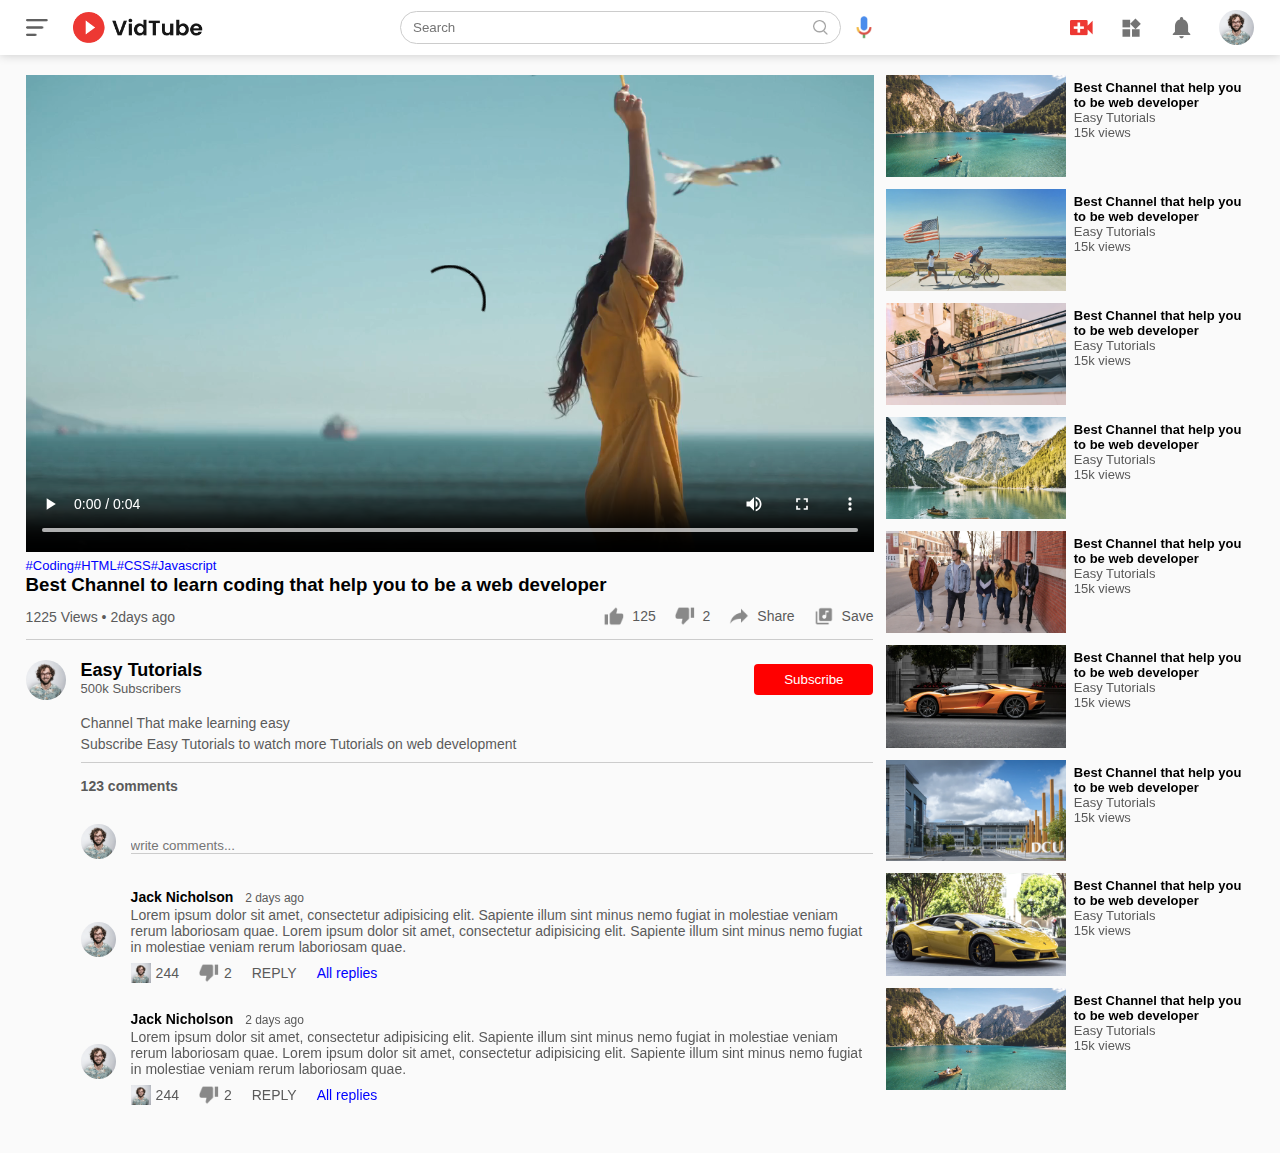
<file: play-video.html>
<!DOCTYPE html>
<html lang="en">
<head>
    <meta charset="UTF-8">
    <meta name="viewport" content="width=device-width, initial-scale=1.0">
    <title>Play Video -Easy Tutorials</title>
    <link rel="stylesheet" href="style.css">
</head>
<body>
    <nav class="flex-div">
        <div class="nav-left flex-div">
            <img src="images/menu.png" alt="menu" class="menu-icon">
            <img src="images/logo.png" alt="logo" class="logo">
        </div>


        <div class="nav-middle flex-div">
            <div class="search-box flex-div">
                <input type="text" placeholder="Search">
                <img src="images/search.png" alt="search">
            </div>
            <img src="images/voice-search.png" class="mic-icon" alt="voice-search">
        </div>


        <div class="nav-right flex-div">
            <img src="images/upload.png" alt="upload">
            <img src="images/more.png" alt="more">
            <img src="images/notification.png" alt="notification">
            <img src="images/Jack.png" alt="jack" class="user-icon">
        </div>
    </nav>
    <div class="container play-container">
        <div class="row">
            <div class="play-video">
                <video controls autoplay>
                    <source src="images/video.mp4" type="video/mp4">
                </video>
                <div class="tags">
                    <a href="">#Coding</a><a href="">#HTML</a><a href="">#CSS</a><a href="">#Javascript</a>
                </div>
                <h3>Best Channel to learn coding that help you to be a web developer</h3>
                <div class="play-video-info">
                    <p>1225 Views &bull; 2days ago</p>
                    <div>
                        <a href=""><img src="images/like.png" alt="">125</a>
                        <a href=""><img src="images/dislike.png" alt="">2</a>
                        <a href=""><img src="images/share.png" alt="">Share</a>
                        <a href=""><img src="images/save.png" alt="">Save</a>
                    </div>
                </div>
                <hr>
                 
                <div class="plublisher">
                    <img src="images/Jack.png" alt="">
                    <div>
                        <p>Easy Tutorials</p>
                        <span>500k Subscribers</span>
                    </div>
                    <button type="button">Subscribe</button>
        
                </div>
                    <div class="vid-description">
                        <p>Channel That make learning easy </p>
                        <p>Subscribe Easy Tutorials to watch more Tutorials on web development</p>
                        <hr>
                        <h4>123 comments</h4>

                        <div class="add-comment">
                            <img src="images/Jack.png" alt="">
                            <input type="text" placeholder="write comments...">

                        </div>
                        <div class="old-comment">
                            <img src="images/Jack.png" alt="">
                            <div>
                                <h3>Jack Nicholson <span> 2 days ago</span></h3>
                                <p>Lorem ipsum dolor sit amet, consectetur adipisicing elit. Sapiente illum sint minus nemo fugiat in molestiae veniam rerum laboriosam quae. 
                                Lorem ipsum dolor sit amet, consectetur adipisicing elit. Sapiente illum sint minus nemo fugiat in molestiae veniam rerum laboriosam quae.</p>

                                <div class="acomment-action">
                                    <img src="images/Jack.png" alt="">
                                    <span>244</span>
                                    <img src="images/dislike.png" alt="">
                                    <span>2</span>
                                    <span>REPLY</span>
                                    <a href="">All replies</a>
                                </div>
                                
                            </div>
                        </div>
                        <div class="old-comment">
                            <img src="images/Jack.png" alt="">
                            <div>
                                <h3>Jack Nicholson <span> 2 days ago</span></h3>
                                <p>Lorem ipsum dolor sit amet, consectetur adipisicing elit. Sapiente illum sint minus nemo fugiat in molestiae veniam rerum laboriosam quae. 
                                Lorem ipsum dolor sit amet, consectetur adipisicing elit. Sapiente illum sint minus nemo fugiat in molestiae veniam rerum laboriosam quae.</p>

                                <div class="acomment-action">
                                    <img src="images/Jack.png" alt="">
                                    <span>244</span>
                                    <img src="images/dislike.png" alt="">
                                    <span>2</span>
                                    <span>REPLY</span>
                                    <a href="">All replies</a>
                                </div>
                                
                            </div>
                        </div>
                    </div>






           </div>
            <div class="right-sidebar">

                
                <div class="side-video-list">
                    <a href="" class="small-thumbnail"> <img src="images/thumbnail1.png" alt=""></a>
                    <div class="vid-info">
                        <a href="">Best Channel that help you to be web developer</a>
                        <p>Easy Tutorials</p>
                        <p>15k views</p>
                    </div>
                </div>
                <div class="side-video-list">
                    <a href="" class="small-thumbnail"> <img src="images/thumbnail2.png" alt=""></a>
                    <div class="vid-info">
                        <a href="">Best Channel that help you to be web developer</a>
                        <p>Easy Tutorials</p>
                        <p>15k views</p>
                    </div>
                </div>
                <div class="side-video-list">
                    <a href="" class="small-thumbnail"> <img src="images/thumbnail3.png" alt=""></a>
                    <div class="vid-info">
                        <a href="">Best Channel that help you to be web developer</a>
                        <p>Easy Tutorials</p>
                        <p>15k views</p>
                    </div>
                </div>
                <div class="side-video-list">
                    <a href="" class="small-thumbnail"> <img src="images/thumbnail4.png" alt=""></a>
                    <div class="vid-info">
                        <a href="">Best Channel that help you to be web developer</a>
                        <p>Easy Tutorials</p>
                        <p>15k views</p>
                    </div>
                </div>
                <div class="side-video-list">
                    <a href="" class="small-thumbnail"> <img src="images/thumbnail5.png" alt=""></a>
                    <div class="vid-info">
                        <a href="">Best Channel that help you to be web developer</a>
                        <p>Easy Tutorials</p>
                        <p>15k views</p>
                    </div>
                </div>
                <div class="side-video-list">
                    <a href="" class="small-thumbnail"> <img src="images/thumbnail6.png" alt=""></a>
                    <div class="vid-info">
                        <a href="">Best Channel that help you to be web developer</a>
                        <p>Easy Tutorials</p>
                        <p>15k views</p>
                    </div>
                </div>
                <div class="side-video-list">
                    <a href="" class="small-thumbnail"> <img src="images/thumbnail7.png" alt=""></a>
                    <div class="vid-info">
                        <a href="">Best Channel that help you to be web developer</a>
                        <p>Easy Tutorials</p>
                        <p>15k views</p>
                    </div>
                </div>

                <div class="side-video-list">
                    <a href="" class="small-thumbnail"> <img src="images/thumbnail8.png" alt=""></a>
                    <div class="vid-info">
                        <a href="">Best Channel that help you to be web developer</a>
                        <p>Easy Tutorials</p>
                        <p>15k views</p>
                    </div>
                </div>

                <div class="side-video-list">
                    <a href="" class="small-thumbnail"> <img src="images/thumbnail1.png" alt=""></a>
                    <div class="vid-info">
                        <a href="">Best Channel that help you to be web developer</a>
                        <p>Easy Tutorials</p>
                        <p>15k views</p>
                    </div>
                </div>


            </div>
        </div>
    </div>





</body>
</html>
</file>
<file: style.css>
*{
    margin: 0;
    padding: 0;
    font-family: 'poppins' , sans-serif;
    box-sizing: border-box;

}

a{
    text-decoration: none;
    color: #5a5a5a;
}

img{
    cursor: pointer;

}
.flex-div{
    display: flex;
    align-items: center;
}
nav{
   padding: 10px 2%;
   justify-content: space-between;
   box-shadow:  0 0 10px rgba(0, 0, 0, 0.2);
   background: #fff;
   position: sticky;
   top: 0;
   z-index: 10;
}

.nav-right img {
    width: 25px;
    margin-right: 25px ;
}

.nav-right .user-icon{
    width: 35px;
    border-radius: 50%;
    margin-right: 0;
}


.nav-left .menu-icon{
     width: 22px;
     margin-right: 25px;

}
.nav-left .logo{
    width: 130px;

}

.nav-middle .mic-icon{
    width: 16px;

}
.nav-middle .search-box {
    border: 1px solid #ccc;
    margin-right: 15px;
    padding: 8px 12px;
    border-radius: 25px
}

.nav-middle .search-box input{
    width: 400px;
    border: 0;
    outline: 0;
    background: transparent;

}

.nav-middle .search-box img{
    width: 15px;
}

/* sidebar */

.sidebar{
    background: #fff;
    width: 15%;
    height: 100vh;
    position: fixed;
    top: 0;
    padding-left: 2%;
    padding-top: 80px;


}

.shortcut-links a img{
    width: 20px;
    margin-right: 20px;

}

.shortcut-links a{
    display: flex;
    align-items: center;
    margin-bottom: 20px;
    width: fit-content;
    flex-wrap: wrap;

}

.shortcut-links a:first-child{
    color: #ed3833;
}

.sidebar hr{
    border: 0;
    height: 1px;
    background-color: #ccc;
    width: 85%;

}
.subscribed-list h3{
    font-size: 30px;
    margin: 20px 0;
    color: #5a5a5a;
}
.subscribed-list a{
    display: flex;
    align-items: center;
    margin-bottom: 20px;
    width: fit-content;
    flex-wrap: wrap;
}
.subscribed-list a img{
    width: 20px;
    border-radius: 50%;
    margin-right:20px;
}
.small-sidebar{
    width: 5%;

}

.small-sidebar a p{
    display: none;

}
.small-sidebar h3{
    display: none;

}
.small-sidebar hr{
    width: 50%;
    margin-bottom: 25px;
}

/* main */
.container{
    background: #fafafa;
    padding-left: 17% ;
    padding-right: 2%;
    padding-top: 20px;
    padding-bottom: 20px;
}
.large-container{
    padding-left: 7%;

}
.banner{
    width: 100%;
}
.banner img{
    width: 100%;
    border-radius: 8px;
}
.list-container{
    display: grid;
    grid-template-columns: repeat(auto-fit, minmax(250px,1fr));
    grid-column-gap: 16px;
    grid-row-gap:30px;
    margin-top: 15px;
}
.vid-list .thumbnail{
    width: 100%;
    border-radius:5px;
}
.vid-list .flex-div{
    align-items: flex-start;
    margin-top: 7px;
}

.vid-list .flex-div img{
    width: 35px;
    margin-right: 10px;
    border-radius: 50%;
}
.vid-info{
    color: #5a5a5a;
    font-size: 13px;

}
.vid-info a{
    color: #000;
    font-weight: 600;
    display: block;
    margin-top: 5px;
}

@media(max-width:900px){
    .menu-icon{
        display: none;
     }
     .sidebar{
        display: none;
     }
     .container, .large-container{
        padding-left: 5%;
        padding-right: 5%;
     }
     .nav-right img{
        display: none;
     }
     .nav-right .user-icon{
        display: none;
        width: 30px;
     }

     .nav-middle .search-box input{
        width: 100px;
    }
     .nav-middle .mic-icon{
        display: none;
    }
    .logo{
        width: 90px;

    }
}

/* Play video page */
.play-container{
    padding-left: 2%;
}
.row{
    display: flex;
    justify-content: space-between;
    flex-wrap: wrap;
}
.play-video{
    flex-basis: 69%;
}

.right-sidebar{
    flex-basis: 30%;
}
.play-video video{
    width: 100%;
}

.side-video-list{
   display: flex;
   justify-content: space-between;
   margin-bottom: 8px;
}

.side-video-list img{
    width: 100%;

}
.side-video-list .small-thumbnail{
    flex-basis: 49%;
}
.side-video-list .vid-info{
    flex-basis: 49%;
}
.play-video .tags a{
    color: #0000ff;
    font-size: 13px;
}
.play-video .h3{
    font-weight: 600;
    font-size: 22px;
}
.play-video .play-video-info{
    display: flex;
    align-items: center;
    justify-content: space-between;
    flex-wrap: wrap;
    margin-top: 10px;
    font-size: 14px;
    color: #5a5a5a;
}

.play-video .play-video-info a img{
    width: 20px;
    margin-right: 8px;

}
.play-video .play-video-info a{
    display: inline-flex;
    align-items: center;
    margin-left: 15px;

}
.play-video hr{
    border: 0;
    height: 1px;
    background: #ccc;
    margin: 10px 0;

}
.plublisher{
    display: flex;
    align-items: center;
    margin-top: 20px;
}
.plublisher div{
    flex: 1;
    line-height: 18px;
}
.plublisher img{
    width: 40px;
    border-radius: 50%;
    margin-right: 15px;
}

.plublisher div p{
    color: #000;
    font-weight: 600;
    font-size: 18px;

}
.plublisher div span{
    font-size: 13px;
    color: #5a5a5a;
}
.plublisher button{
    background: red;
    color: #fff;
    padding: 8px 30px;
    border: 0;
    outline: 0;
    border-radius: 4px;
    cursor: pointer;
}
.vid-description{
    padding-left: 55px;
    margin: 15px 0;

}
.vid-description p{
    font-size: 14px;
    margin-bottom: 5px;
    color: #5a5a5a;
}
.vid-description h4{
    font-size: 14px;
    color: #5a5a5a;
    margin-top: 15px;

}
.add-comment{
    display: flex;
    align-items: center;
    margin: 30px 0;
}
.add-comment img{
    width: 35px;
    border-radius: 50%;
    margin-right:15px;
}

.add-comment input{
    border: 0;
    outline: 0;
    border-bottom: 1px solid #ccc;
    width: 100%;
    padding-top: 10px;
    background: transparent;
}
.old-comment{
    display: flex;
    align-items: center;
    margin: 20px  0;
}
.old-comment img{
    width: 35px;
    border-radius: 50%;
    margin-right: 15px;
}
.old-comment h3{
    font-size: 14px;
    margin-bottom: 2px;
}
.old-comment h3 span {
    font-size: 12px;
    color: #5a5a5a;
    font-weight: 500;
    margin-left: 8px;

} 
.old-comment .acomment-action{
    display: flex;
    align-items: center;
    margin: 8px 0;
    font-size: 14px;
}
.old-comment .acomment-action img{
    margin-right: 5px;
    border-radius: 0;
    width: 20px;
}
.old-comment .acomment-action span{
    margin-right: 20px;
    color: #5a5a5a;

}
.old-comment .acomment-action a {
    color: #0000ff;
}

@media(max-width:900px){
    .play-video{
        flex-basis: 100%;
    }
    .right-sidebar{
        flex-basis: 100%;
    }
    .play-container{
        padding-left: 5%;
    }
    .vid-description{
        padding-left: 0;
    }
    .play-video .play-video-info a{
        margin-left: 0;
        margin-right: 15px;
        margin-top: 15px;
        

    }
}
</file>
